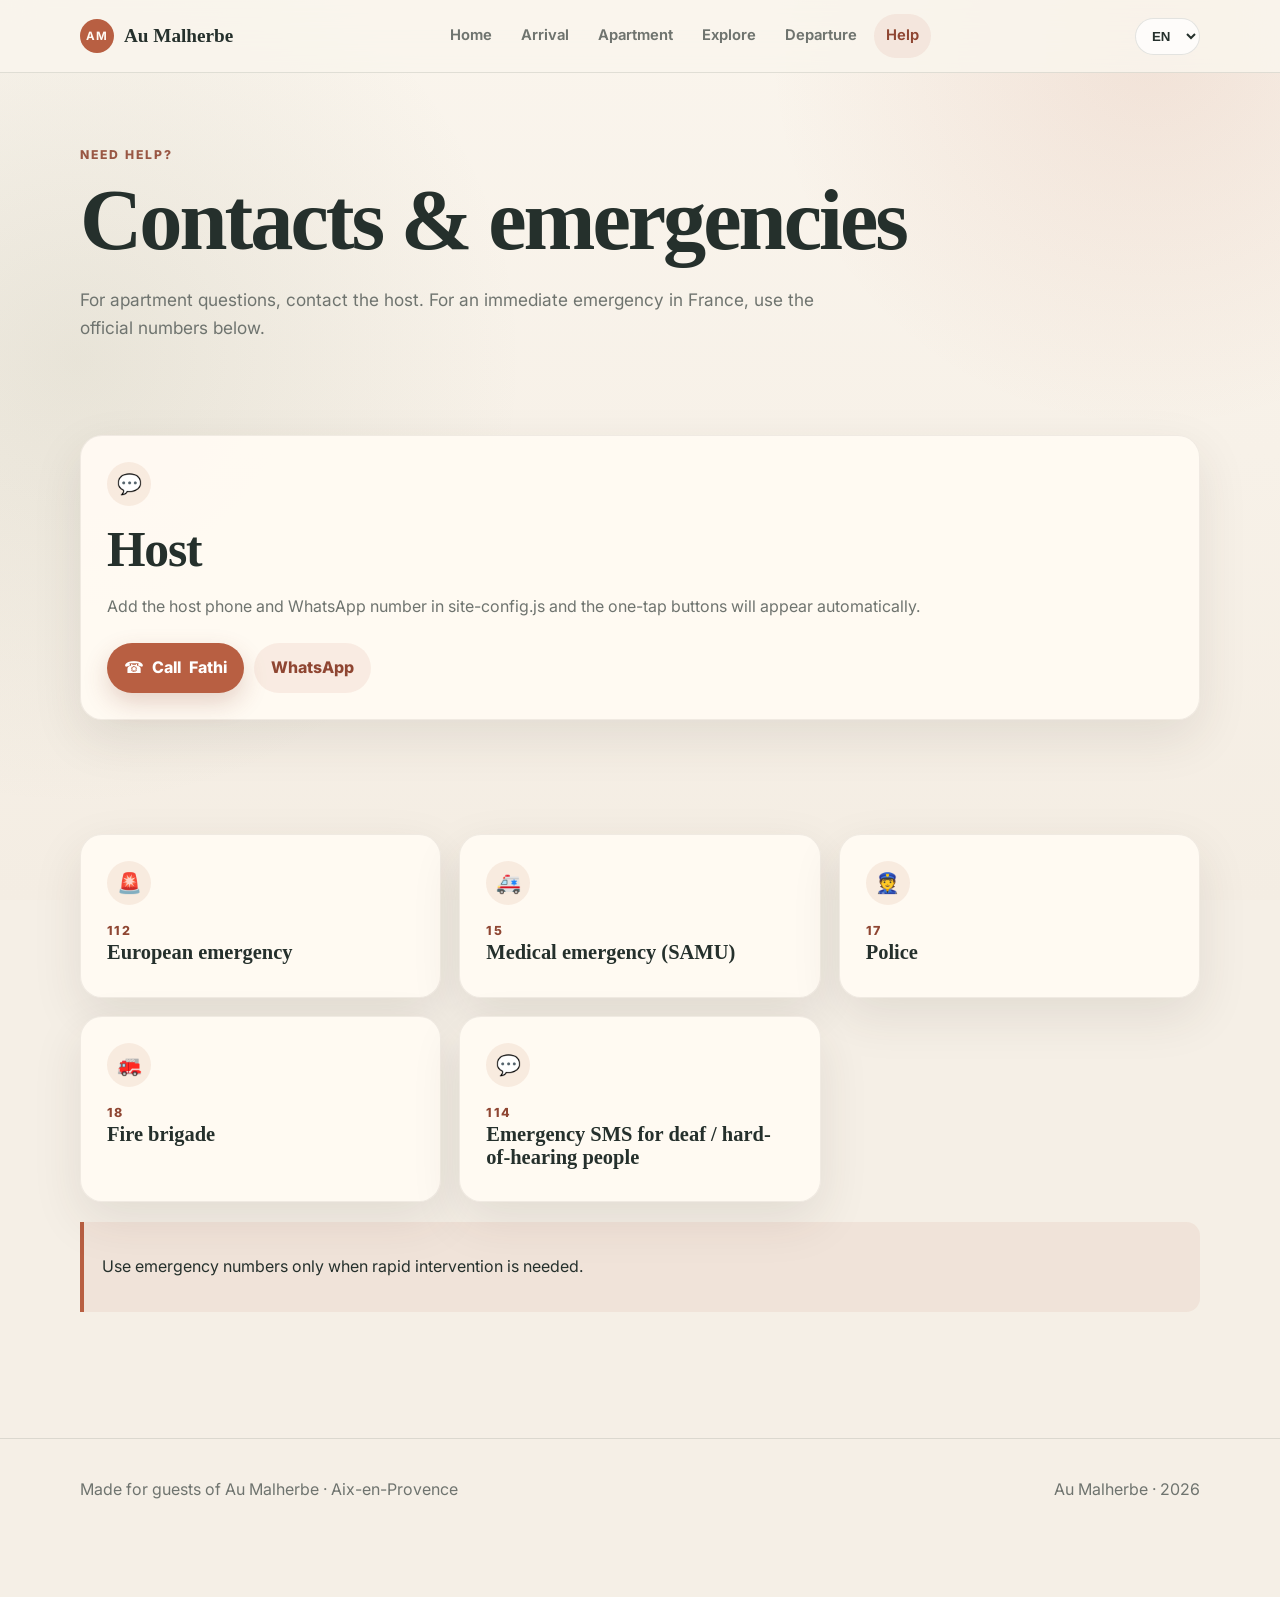
<file: contact.html>
<!doctype html><html lang="en"><head><meta charset="utf-8"><meta name="viewport" content="width=device-width,initial-scale=1"><meta name="theme-color" content="#b85f42"><title>Help · Au Malherbe</title><link rel="preconnect" href="https://fonts.googleapis.com"><link rel="preconnect" href="https://fonts.gstatic.com" crossorigin><link href="https://fonts.googleapis.com/css2?family=Inter:wght@400;600;700;800&display=swap" rel="stylesheet"><link rel="stylesheet" href="css/style.css"></head><body>
<header class="site-header"><div class="container header-inner"><a class="brand" href="index.html"><span class="brand-mark">AM</span> Au Malherbe</a><nav class="desktop-nav"><a data-nav-file="index.html" href="index.html" data-i18n="nav.home"></a><a data-nav-file="arrival.html" href="arrival.html" data-i18n="nav.arrival"></a><a data-nav-file="apartment.html" href="apartment.html" data-i18n="nav.apartment"></a><a data-nav-file="recommendations.html" href="recommendations.html" data-i18n="nav.explore"></a><a data-nav-file="departure.html" href="departure.html" data-i18n="nav.departure"></a><a data-nav-file="contact.html" href="contact.html" data-i18n="nav.contact"></a></nav><select class="lang-select"><option value="en">EN</option><option value="fr">FR</option><option value="es">ES</option></select></div></header>
<main><section class="page-hero"><div class="container"><div class="eyebrow" data-i18n="contact.eyebrow"></div><h1 data-i18n="contact.title"></h1><p data-i18n="contact.intro"></p></div></section><section class="section-tight"><div class="container"><div class="card"><div class="icon-circle">💬</div><h2 data-i18n="contact.host"></h2><p data-i18n="contact.hostText"></p><div class="button-row"><a class="btn btn-primary" data-host-phone hidden>☎ <span data-i18n="common.call"></span> Fathi</a><a class="btn btn-ghost" data-host-whatsapp hidden target="_blank" rel="noopener">WhatsApp</a></div></div></div></section><section class="section"><div class="container"><div class="grid-3"><a class="card" href="tel:112" style="text-decoration:none"><div class="icon-circle">🚨</div><div class="kicker">112</div><h3 data-i18n="contact.europe"></h3></a><a class="card" href="tel:15" style="text-decoration:none"><div class="icon-circle">🚑</div><div class="kicker">15</div><h3 data-i18n="contact.samu"></h3></a><a class="card" href="tel:17" style="text-decoration:none"><div class="icon-circle">👮</div><div class="kicker">17</div><h3 data-i18n="contact.police"></h3></a><a class="card" href="tel:18" style="text-decoration:none"><div class="icon-circle">🚒</div><div class="kicker">18</div><h3 data-i18n="contact.fire"></h3></a><a class="card" href="sms:114" style="text-decoration:none"><div class="icon-circle">💬</div><div class="kicker">114</div><h3 data-i18n="contact.sms"></h3></a></div><div class="notice" style="margin-top:20px"><p data-i18n="contact.only"></p></div></div></section></main>
<footer class="site-footer"><div class="container footer-inner"><span data-i18n="footer.note"></span><span>Au Malherbe · 2026</span></div></footer><nav class="mobile-nav"><a data-nav-file="index.html" href="index.html"><span>⌂</span><b data-i18n="nav.home"></b></a><a data-nav-file="arrival.html" href="arrival.html"><span>🔑</span><b data-i18n="nav.arrival"></b></a><a data-nav-file="recommendations.html" href="recommendations.html"><span>📍</span><b data-i18n="nav.explore"></b></a><a data-nav-file="departure.html" href="departure.html"><span>👋</span><b data-i18n="nav.departure"></b></a></nav><script src="data/site-config.js"></script><script src="js/translations.js"></script><script src="js/app.js"></script></body></html>
</file>
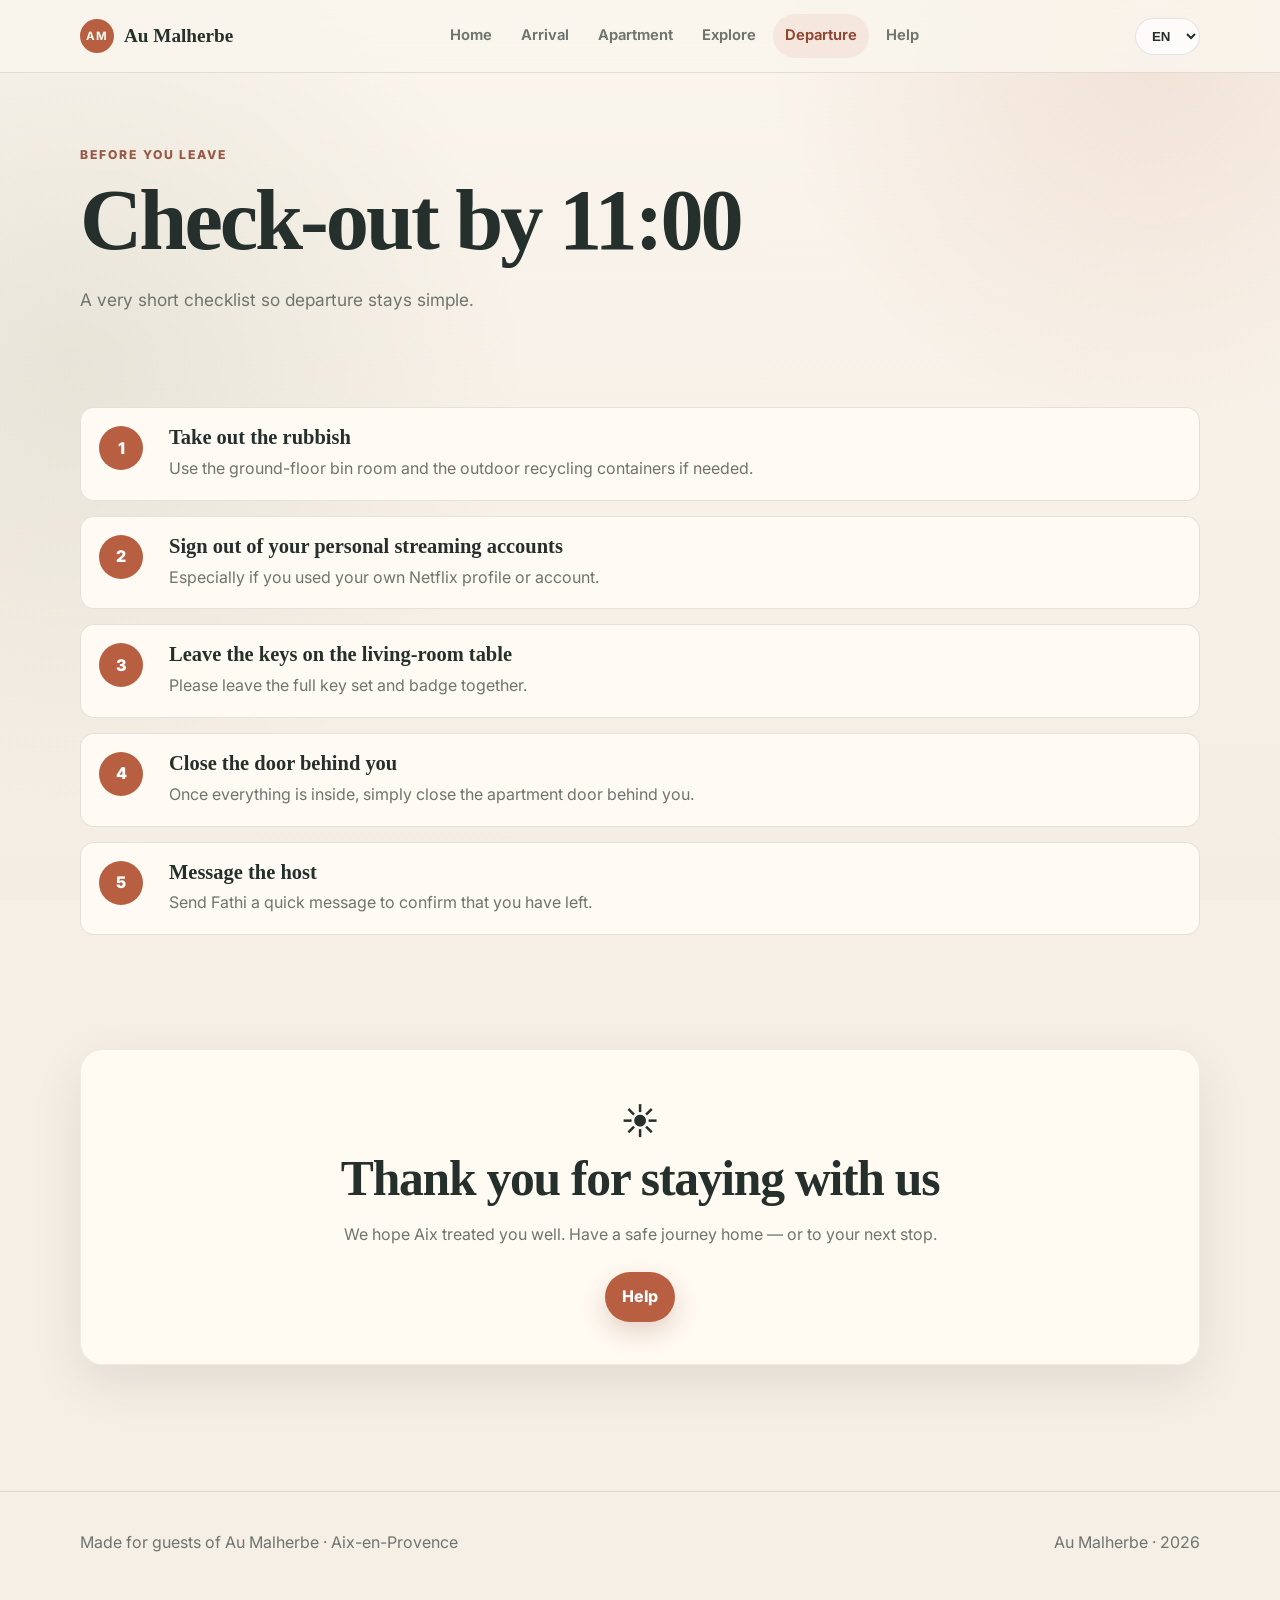
<file: departure.html>
<!doctype html><html lang="en"><head><meta charset="utf-8"><meta name="viewport" content="width=device-width,initial-scale=1"><meta name="theme-color" content="#b85f42"><title>Departure · Au Malherbe</title><link rel="preconnect" href="https://fonts.googleapis.com"><link rel="preconnect" href="https://fonts.gstatic.com" crossorigin><link href="https://fonts.googleapis.com/css2?family=Inter:wght@400;600;700;800&display=swap" rel="stylesheet"><link rel="stylesheet" href="css/style.css"></head><body>
<header class="site-header"><div class="container header-inner"><a class="brand" href="index.html"><span class="brand-mark">AM</span> Au Malherbe</a><nav class="desktop-nav"><a data-nav-file="index.html" href="index.html" data-i18n="nav.home"></a><a data-nav-file="arrival.html" href="arrival.html" data-i18n="nav.arrival"></a><a data-nav-file="apartment.html" href="apartment.html" data-i18n="nav.apartment"></a><a data-nav-file="recommendations.html" href="recommendations.html" data-i18n="nav.explore"></a><a data-nav-file="departure.html" href="departure.html" data-i18n="nav.departure"></a><a data-nav-file="contact.html" href="contact.html" data-i18n="nav.contact"></a></nav><select class="lang-select"><option value="en">EN</option><option value="fr">FR</option><option value="es">ES</option></select></div></header>
<main><section class="page-hero"><div class="container"><div class="eyebrow" data-i18n="dep.eyebrow"></div><h1 data-i18n="dep.title"></h1><p data-i18n="dep.intro"></p></div></section><section class="section-tight"><div class="container"><div class="timeline"><div class="step"><div><h3 data-i18n="dep.one"></h3><p data-i18n="dep.oneText"></p></div></div><div class="step"><div><h3 data-i18n="dep.two"></h3><p data-i18n="dep.twoText"></p></div></div><div class="step"><div><h3 data-i18n="dep.three"></h3><p data-i18n="dep.threeText"></p></div></div><div class="step"><div><h3 data-i18n="dep.four"></h3><p data-i18n="dep.fourText"></p></div></div><div class="step"><div><h3 data-i18n="dep.five"></h3><p data-i18n="dep.fiveText"></p></div></div></div></div></section><section class="section"><div class="container"><div class="card" style="text-align:center;padding:42px"><div style="font-size:2.3rem">☀️</div><h2 data-i18n="dep.thanks"></h2><p data-i18n="dep.thanksText"></p><div class="button-row" style="justify-content:center"><a class="btn btn-primary" href="contact.html" data-i18n="nav.contact"></a></div></div></div></section></main>
<footer class="site-footer"><div class="container footer-inner"><span data-i18n="footer.note"></span><span>Au Malherbe · 2026</span></div></footer><nav class="mobile-nav"><a data-nav-file="index.html" href="index.html"><span>⌂</span><b data-i18n="nav.home"></b></a><a data-nav-file="arrival.html" href="arrival.html"><span>🔑</span><b data-i18n="nav.arrival"></b></a><a data-nav-file="recommendations.html" href="recommendations.html"><span>📍</span><b data-i18n="nav.explore"></b></a><a data-nav-file="departure.html" href="departure.html"><span>👋</span><b data-i18n="nav.departure"></b></a></nav><script src="data/site-config.js"></script><script src="js/translations.js"></script><script src="js/app.js"></script></body></html>
</file>
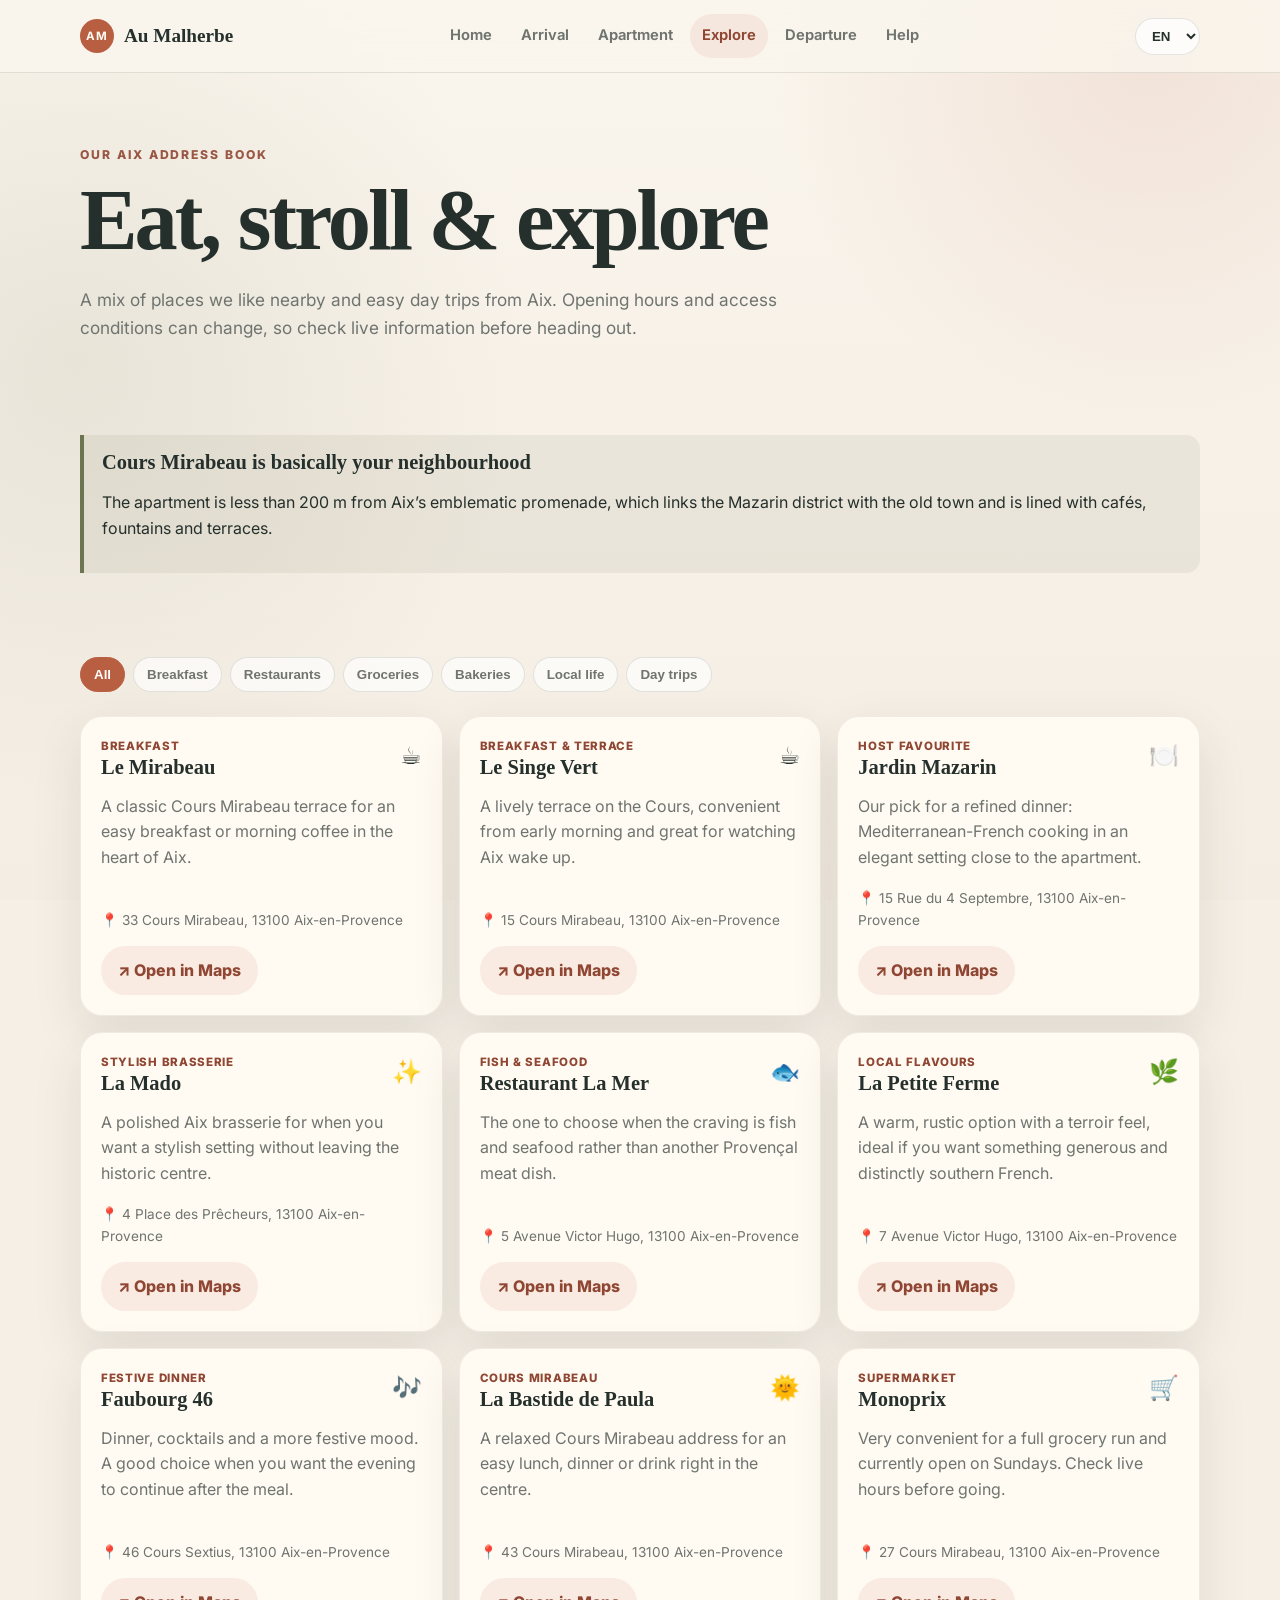
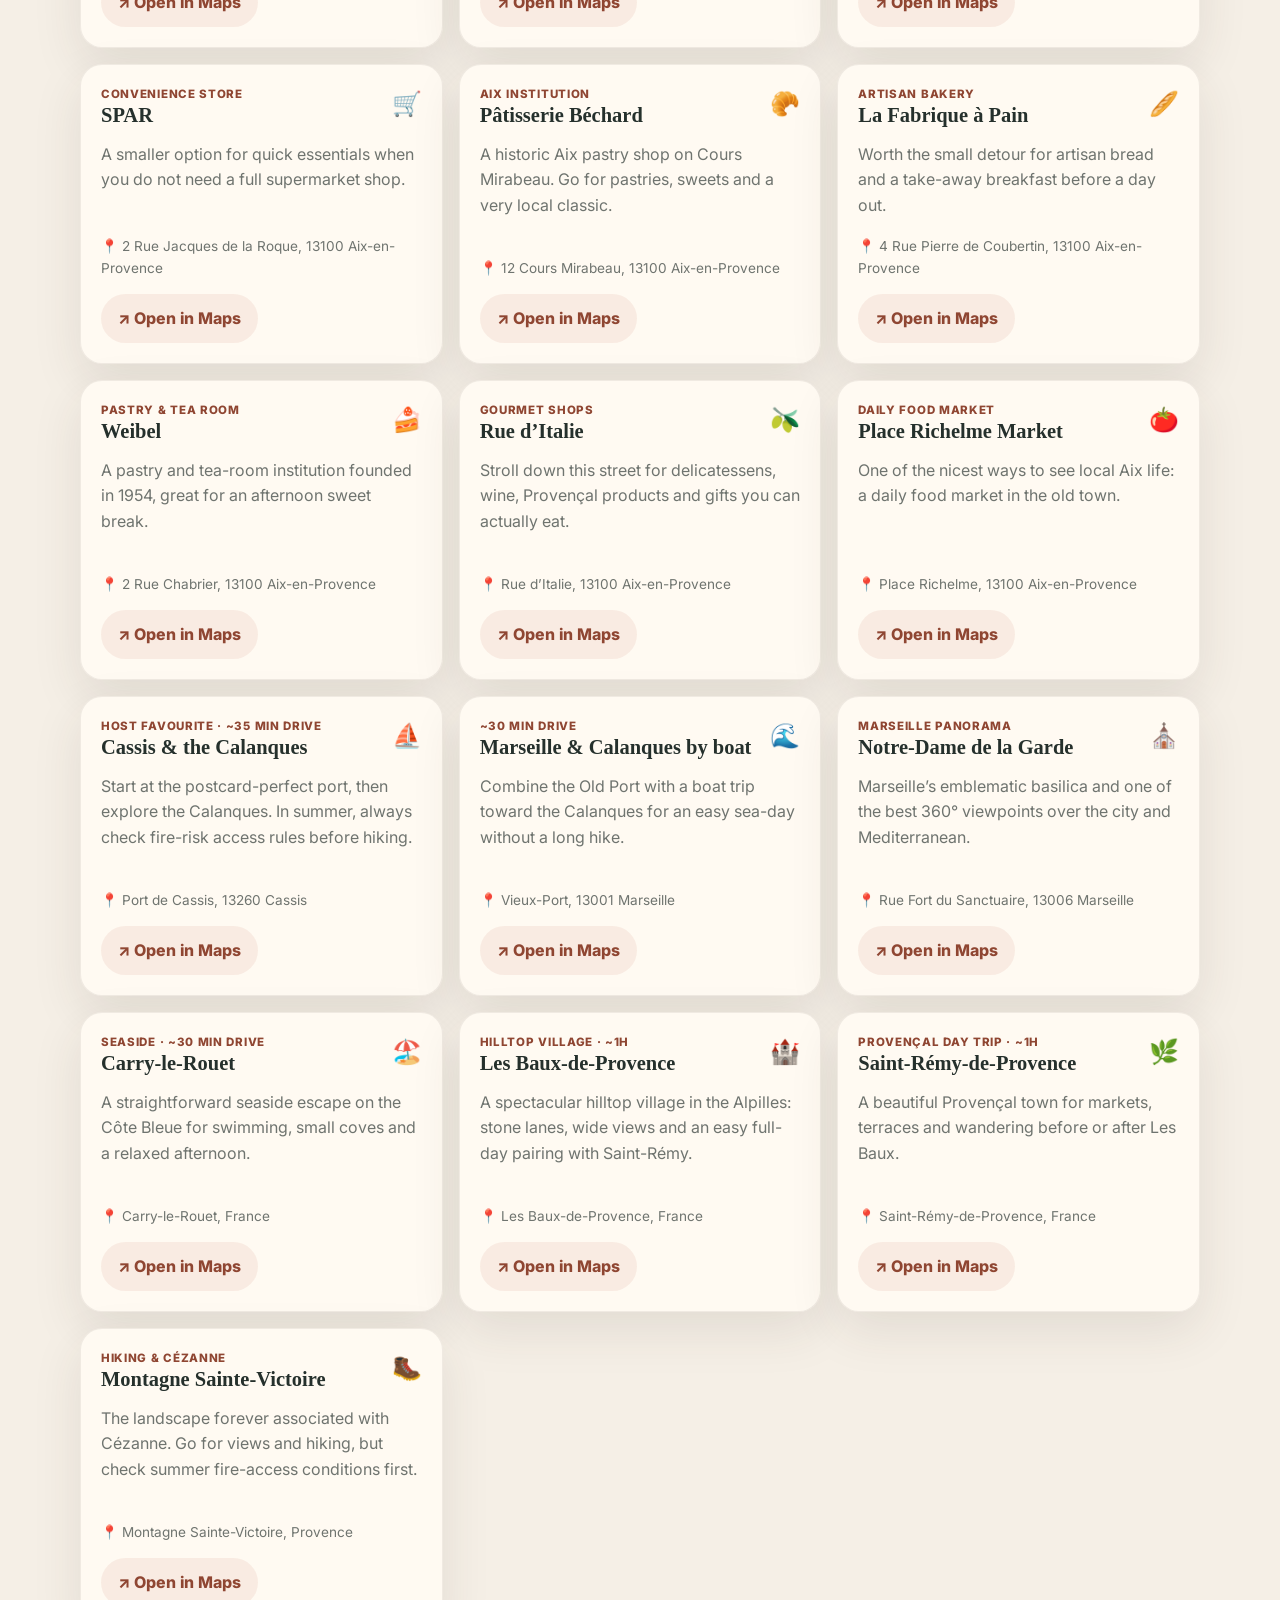
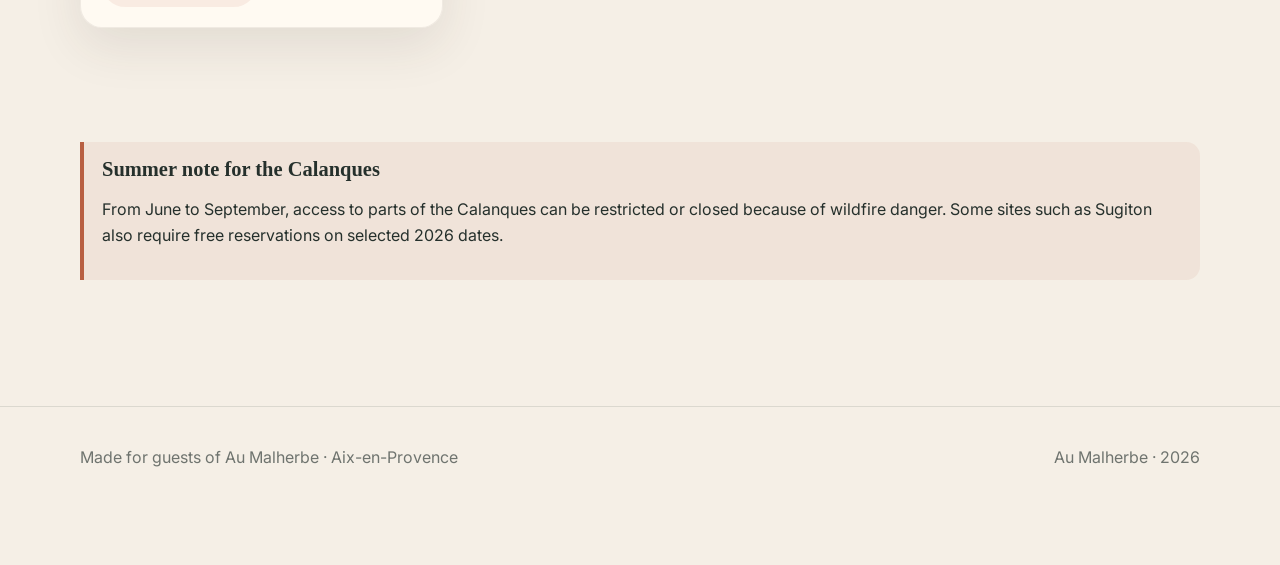
<file: recommendations.html>
<!doctype html><html lang="en"><head><meta charset="utf-8"><meta name="viewport" content="width=device-width,initial-scale=1"><meta name="theme-color" content="#b85f42"><title>Explore · Au Malherbe</title><link rel="preconnect" href="https://fonts.googleapis.com"><link rel="preconnect" href="https://fonts.gstatic.com" crossorigin><link href="https://fonts.googleapis.com/css2?family=Inter:wght@400;600;700;800&display=swap" rel="stylesheet"><link rel="stylesheet" href="css/style.css"></head><body>
<header class="site-header"><div class="container header-inner"><a class="brand" href="index.html"><span class="brand-mark">AM</span> Au Malherbe</a><nav class="desktop-nav"><a data-nav-file="index.html" href="index.html" data-i18n="nav.home"></a><a data-nav-file="arrival.html" href="arrival.html" data-i18n="nav.arrival"></a><a data-nav-file="apartment.html" href="apartment.html" data-i18n="nav.apartment"></a><a data-nav-file="recommendations.html" href="recommendations.html" data-i18n="nav.explore"></a><a data-nav-file="departure.html" href="departure.html" data-i18n="nav.departure"></a><a data-nav-file="contact.html" href="contact.html" data-i18n="nav.contact"></a></nav><select class="lang-select"><option value="en">EN</option><option value="fr">FR</option><option value="es">ES</option></select></div></header>
<main><section class="page-hero"><div class="container"><div class="eyebrow" data-i18n="rec.eyebrow"></div><h1 data-i18n="rec.title"></h1><p data-i18n="rec.intro"></p></div></section>
<section class="section-tight"><div class="container"><div class="notice olive"><h3 data-i18n="rec.coursTitle"></h3><p data-i18n="rec.coursText"></p></div></div></section>
<section class="section-tight"><div class="container"><div class="filter-row"><button class="filter-btn active" data-filter="all" data-i18n="rec.all"></button><button class="filter-btn" data-filter="breakfast" data-i18n="rec.breakfast"></button><button class="filter-btn" data-filter="restaurant" data-i18n="rec.restaurant"></button><button class="filter-btn" data-filter="grocery" data-i18n="rec.grocery"></button><button class="filter-btn" data-filter="bakery" data-i18n="rec.bakery"></button><button class="filter-btn" data-filter="local" data-i18n="rec.local"></button><button class="filter-btn" data-filter="daytrip" data-i18n="rec.daytrip"></button></div><div id="recommendations-grid" class="recommendations-grid"></div></div></section>
<section class="section"><div class="container"><div class="notice"><h3 data-i18n="rec.summerTitle"></h3><p data-i18n="rec.summerText"></p></div></div></section></main>
<footer class="site-footer"><div class="container footer-inner"><span data-i18n="footer.note"></span><span>Au Malherbe · 2026</span></div></footer><nav class="mobile-nav"><a data-nav-file="index.html" href="index.html"><span>⌂</span><b data-i18n="nav.home"></b></a><a data-nav-file="arrival.html" href="arrival.html"><span>🔑</span><b data-i18n="nav.arrival"></b></a><a data-nav-file="recommendations.html" href="recommendations.html"><span>📍</span><b data-i18n="nav.explore"></b></a><a data-nav-file="departure.html" href="departure.html"><span>👋</span><b data-i18n="nav.departure"></b></a></nav><script src="data/site-config.js"></script><script src="data/recommendations.js"></script><script src="js/translations.js"></script><script src="js/app.js"></script><script src="js/recommendations-page.js"></script></body></html>
</file>
<file: css/style.css>
:root {
  --sand: #f5efe6;
  --cream: #fffaf3;
  --terracotta: #b85f42;
  --terracotta-dark: #8f4632;
  --olive: #6d7450;
  --olive-dark: #4d5638;
  --ink: #25302c;
  --muted: #6f746f;
  --line: rgba(37, 48, 44, .12);
  --white: #ffffff;
  --shadow: 0 18px 50px rgba(63, 48, 35, .10);
  --radius: 22px;
  --radius-sm: 14px;
  --max: 1120px;
}

* { box-sizing: border-box; }
html { scroll-behavior: smooth; }
body {
  margin: 0;
  font-family: Inter, ui-sans-serif, system-ui, -apple-system, BlinkMacSystemFont, "Segoe UI", sans-serif;
  color: var(--ink);
  background: var(--sand);
  line-height: 1.6;
  -webkit-font-smoothing: antialiased;
}
body::before {
  content: "";
  position: fixed;
  inset: 0;
  z-index: -2;
  background:
    radial-gradient(circle at 90% 5%, rgba(184, 95, 66, .12), transparent 24rem),
    radial-gradient(circle at 6% 40%, rgba(109, 116, 80, .11), transparent 28rem),
    linear-gradient(180deg, #faf5ed 0%, #f4ede3 100%);
}

a { color: inherit; }
button, a { -webkit-tap-highlight-color: transparent; }
img { max-width: 100%; }

.container { width: min(calc(100% - 32px), var(--max)); margin-inline: auto; }

.site-header {
  position: sticky;
  top: 0;
  z-index: 50;
  backdrop-filter: blur(18px);
  background: rgba(250, 245, 237, .86);
  border-bottom: 1px solid var(--line);
}
.header-inner {
  min-height: 72px;
  display: flex;
  align-items: center;
  justify-content: space-between;
  gap: 20px;
}
.brand {
  text-decoration: none;
  display: inline-flex;
  align-items: center;
  gap: 10px;
  font-family: Georgia, "Times New Roman", serif;
  font-weight: 700;
  font-size: 1.2rem;
}
.brand-mark {
  width: 34px; height: 34px; border-radius: 50%;
  display: grid; place-items: center;
  color: var(--cream); background: var(--terracotta);
  font-family: Inter, sans-serif; font-size: .72rem; letter-spacing: .08em;
}
.desktop-nav { display: flex; gap: 5px; align-items: center; }
.desktop-nav a {
  text-decoration: none;
  padding: 10px 12px;
  border-radius: 999px;
  color: var(--muted);
  font-size: .92rem;
  font-weight: 650;
}
.desktop-nav a:hover, .desktop-nav a.active { color: var(--terracotta-dark); background: rgba(184,95,66,.09); }
.header-actions { display: flex; align-items: center; gap: 8px; }
.lang-select {
  border: 1px solid var(--line);
  border-radius: 999px;
  padding: 9px 12px;
  background: rgba(255,255,255,.72);
  color: var(--ink);
  font-weight: 700;
  cursor: pointer;
}

.hero {
  position: relative;
  min-height: min(74vh, 720px);
  display: grid;
  align-items: end;
  overflow: hidden;
  border-radius: 0 0 38px 38px;
  background: #d8c8b5;
}
.hero-photo, .photo-placeholder {
  background-position: center;
  background-size: cover;
  background-repeat: no-repeat;
}
.hero-photo {
  position: absolute; inset: 0;
  background:
    linear-gradient(180deg, rgba(31,34,29,.04), rgba(31,34,29,.74)),
    linear-gradient(135deg, #d4b89f, #8f9b76);
}
.hero-photo::after {
  content: attr(data-placeholder);
  position: absolute;
  right: 18px; top: 18px;
  padding: 8px 11px;
  border-radius: 999px;
  background: rgba(255,255,255,.82);
  color: #4d4b44;
  font-size: .76rem;
  font-weight: 750;
}
.hero-content {
  position: relative;
  z-index: 2;
  color: white;
  padding: 82px 0 54px;
}
.eyebrow { text-transform: uppercase; letter-spacing: .16em; font-size: .76rem; font-weight: 800; opacity: .9; }
h1, h2, h3 { font-family: Georgia, "Times New Roman", serif; line-height: 1.12; }
h1 { font-size: clamp(3rem, 8vw, 6.6rem); margin: 8px 0 12px; letter-spacing: -.035em; }
h2 { font-size: clamp(2rem, 4vw, 3.1rem); margin: 0 0 12px; letter-spacing: -.025em; }
h3 { font-size: 1.28rem; margin: 0 0 7px; }
.hero-copy { max-width: 680px; font-size: clamp(1rem, 2vw, 1.22rem); opacity: .95; }
.hero-actions, .button-row { display: flex; flex-wrap: wrap; gap: 10px; margin-top: 24px; }

.btn {
  appearance: none;
  border: 0;
  border-radius: 999px;
  padding: 12px 17px;
  font: inherit;
  font-weight: 780;
  text-decoration: none;
  display: inline-flex;
  align-items: center;
  justify-content: center;
  gap: 8px;
  cursor: pointer;
  transition: transform .18s ease, box-shadow .18s ease, background .18s ease;
}
.btn:hover { transform: translateY(-1px); }
.btn-primary { color: #fff; background: var(--terracotta); box-shadow: 0 10px 25px rgba(143,70,50,.22); }
.btn-primary:hover { background: var(--terracotta-dark); }
.btn-secondary { background: rgba(255,255,255,.93); color: var(--ink); }
.btn-ghost { background: rgba(184,95,66,.09); color: var(--terracotta-dark); }
.btn-outline { border: 1px solid var(--line); background: transparent; }
.btn[disabled] { opacity: .45; cursor: not-allowed; transform: none; }

.quick-grid {
  display: grid;
  grid-template-columns: repeat(4, minmax(0,1fr));
  gap: 14px;
  margin-top: -30px;
  position: relative;
  z-index: 3;
}
.quick-card, .card, .info-card, .rec-card {
  background: rgba(255,250,243,.96);
  border: 1px solid rgba(70,55,40,.08);
  box-shadow: var(--shadow);
  border-radius: var(--radius);
}
.quick-card {
  text-decoration: none;
  padding: 20px;
  min-height: 138px;
  display: flex;
  flex-direction: column;
  justify-content: space-between;
  transition: transform .2s ease, border-color .2s ease;
}
.quick-card:hover { transform: translateY(-4px); border-color: rgba(184,95,66,.32); }
.quick-icon { font-size: 1.6rem; }
.quick-card strong { font-size: 1.02rem; }
.quick-card span:last-child { color: var(--muted); font-size: .86rem; }

.section { padding: 72px 0; }
.section-tight { padding: 42px 0; }
.section-head { max-width: 720px; margin-bottom: 26px; }
.section-head p, .muted { color: var(--muted); }

.page-hero { padding: 72px 0 34px; }
.page-hero .eyebrow { color: var(--terracotta-dark); }
.page-hero h1 { color: var(--ink); font-size: clamp(2.6rem, 7vw, 5.4rem); }
.page-hero p { max-width: 740px; color: var(--muted); font-size: 1.08rem; }

.grid-2 { display: grid; grid-template-columns: repeat(2,minmax(0,1fr)); gap: 18px; }
.grid-3 { display: grid; grid-template-columns: repeat(3,minmax(0,1fr)); gap: 18px; }
.card { padding: 26px; }
.card .kicker { color: var(--terracotta-dark); font-weight: 800; font-size: .78rem; letter-spacing: .12em; text-transform: uppercase; }
.card p { margin-bottom: 0; color: var(--muted); }
.icon-circle { width: 44px; height: 44px; display:grid; place-items:center; border-radius: 50%; background: rgba(184,95,66,.1); font-size:1.25rem; margin-bottom:16px; }

.photo-grid { display:grid; grid-template-columns: 1.35fr .65fr; gap: 16px; }
.photo-placeholder {
  min-height: 310px;
  border-radius: var(--radius);
  overflow: hidden;
  position: relative;
  background: linear-gradient(135deg, rgba(184,95,66,.26), rgba(109,116,80,.3));
  border: 1px solid rgba(70,55,40,.08);
}
.photo-placeholder.small { min-height: 147px; }
.photo-placeholder span {
  position:absolute; left:16px; bottom:16px;
  background: rgba(255,250,243,.9); padding: 8px 11px; border-radius: 999px;
  font-size:.8rem; font-weight:750;
}

.timeline { display:grid; gap: 15px; counter-reset: step; }
.step {
  counter-increment: step;
  display:grid;
  grid-template-columns: 54px 1fr;
  gap: 16px;
  align-items:start;
  background: var(--cream);
  border: 1px solid var(--line);
  border-radius: var(--radius-sm);
  padding: 18px;
}
.step::before {
  content: counter(step);
  width: 44px; height:44px; border-radius: 50%; display:grid; place-items:center;
  background: var(--terracotta); color:white; font-weight:850;
}
.step p { margin: 4px 0 0; color: var(--muted); }

.notice {
  border-left: 4px solid var(--terracotta);
  border-radius: 0 var(--radius-sm) var(--radius-sm) 0;
  background: rgba(184,95,66,.08);
  padding: 16px 18px;
}
.notice.olive { border-left-color: var(--olive); background: rgba(109,116,80,.09); }

.list-clean { list-style:none; padding:0; margin:0; display:grid; gap:10px; }
.list-clean li { display:flex; gap:10px; align-items:flex-start; }
.list-clean li::before { content:"✓"; color:var(--olive-dark); font-weight:900; }

.copy-box {
  display:flex; align-items:center; justify-content:space-between; gap:14px;
  border: 1px dashed rgba(37,48,44,.22); border-radius: var(--radius-sm); padding: 14px 16px; background:#fff;
}
.copy-box code { font-family: ui-monospace, SFMono-Regular, Menlo, monospace; font-size: .95rem; overflow-wrap:anywhere; }

.filter-row { display:flex; flex-wrap:wrap; gap:8px; margin-bottom:24px; }
.filter-btn { border:1px solid var(--line); background:rgba(255,255,255,.65); color:var(--muted); border-radius:999px; padding:9px 13px; font-weight:750; cursor:pointer; }
.filter-btn.active { background:var(--terracotta); color:#fff; border-color:var(--terracotta); }
.recommendations-grid { display:grid; grid-template-columns:repeat(3,minmax(0,1fr)); gap:16px; }
.rec-card { overflow:hidden; display:flex; flex-direction:column; min-height: 300px; }
.rec-card-body { padding:20px; display:flex; flex-direction:column; flex:1; }
.rec-top { display:flex; align-items:flex-start; justify-content:space-between; gap:10px; }
.rec-emoji { font-size:1.5rem; }
.rec-tag { font-size:.72rem; font-weight:800; letter-spacing:.06em; text-transform:uppercase; color:var(--terracotta-dark); }
.rec-card p { color:var(--muted); margin:8px 0 14px; }
.rec-address { font-size:.85rem; color:var(--muted); margin-top:auto; }
.rec-actions { margin-top:14px; display:flex; gap:8px; }

.site-footer { margin-top: 54px; padding: 38px 0 94px; border-top:1px solid var(--line); color:var(--muted); }
.footer-inner { display:flex; justify-content:space-between; align-items:center; gap:20px; flex-wrap:wrap; }

.mobile-nav {
  display:none;
  position:fixed;
  bottom:10px; left:50%; transform:translateX(-50%);
  width:min(calc(100% - 20px), 560px);
  background:rgba(255,250,243,.94);
  border:1px solid var(--line);
  box-shadow:0 12px 44px rgba(46,38,31,.22);
  backdrop-filter:blur(18px);
  z-index:60;
  border-radius:22px;
  padding:7px;
}
.mobile-nav a { flex:1; text-align:center; text-decoration:none; color:var(--muted); font-size:.7rem; font-weight:760; padding:7px 3px; border-radius:15px; }
.mobile-nav a span { display:block; font-size:1.15rem; line-height:1.1; margin-bottom:2px; }
.mobile-nav a.active { background:rgba(184,95,66,.1); color:var(--terracotta-dark); }

.modal-backdrop { position:fixed; inset:0; background:rgba(23,29,26,.6); z-index:100; display:none; align-items:center; justify-content:center; padding:20px; }
.modal-backdrop.open { display:flex; }
.modal { width:min(100%,430px); background:var(--cream); border-radius:26px; padding:24px; box-shadow:var(--shadow); text-align:center; }
.modal-top { display:flex; justify-content:space-between; align-items:center; gap:12px; }
.modal-close { border:0; background:rgba(37,48,44,.08); width:38px; height:38px; border-radius:50%; cursor:pointer; font-size:1.1rem; }
#qr-code { display:grid; place-items:center; min-height:230px; margin:18px auto; }
#qr-code img, #qr-code canvas { max-width:220px; height:auto; }

.toast { position:fixed; left:50%; bottom:94px; transform:translate(-50%, 20px); padding:10px 14px; background:var(--ink); color:white; border-radius:999px; font-weight:700; font-size:.86rem; opacity:0; pointer-events:none; transition:.2s; z-index:120; }
.toast.show { opacity:1; transform:translate(-50%,0); }

@media (max-width: 920px) {
  .desktop-nav { display:none; }
  .quick-grid, .recommendations-grid { grid-template-columns: repeat(2,minmax(0,1fr)); }
  .grid-3 { grid-template-columns:1fr 1fr; }
  .mobile-nav { display:flex; }
  .site-footer { padding-bottom:112px; }
}
@media (max-width: 680px) {
  .container { width:min(calc(100% - 22px), var(--max)); }
  .header-inner { min-height:64px; }
  .brand { font-size:1.05rem; }
  .brand-mark { width:30px; height:30px; }
  .hero { min-height: 650px; border-radius: 0 0 26px 26px; }
  .hero-content { padding-bottom:48px; }
  .hero-actions .btn { width:100%; }
  .quick-grid, .grid-2, .grid-3, .recommendations-grid, .photo-grid { grid-template-columns:1fr; }
  .quick-grid { margin-top:-22px; }
  .quick-card { min-height:112px; }
  .section { padding:56px 0; }
  .page-hero { padding-top:52px; }
  .photo-placeholder, .photo-placeholder.small { min-height:240px; }
  .step { grid-template-columns:46px 1fr; padding:15px; }
  .step::before { width:38px; height:38px; }
  .copy-box { align-items:flex-start; flex-direction:column; }
  .copy-box .btn { width:100%; }
}
</file>
